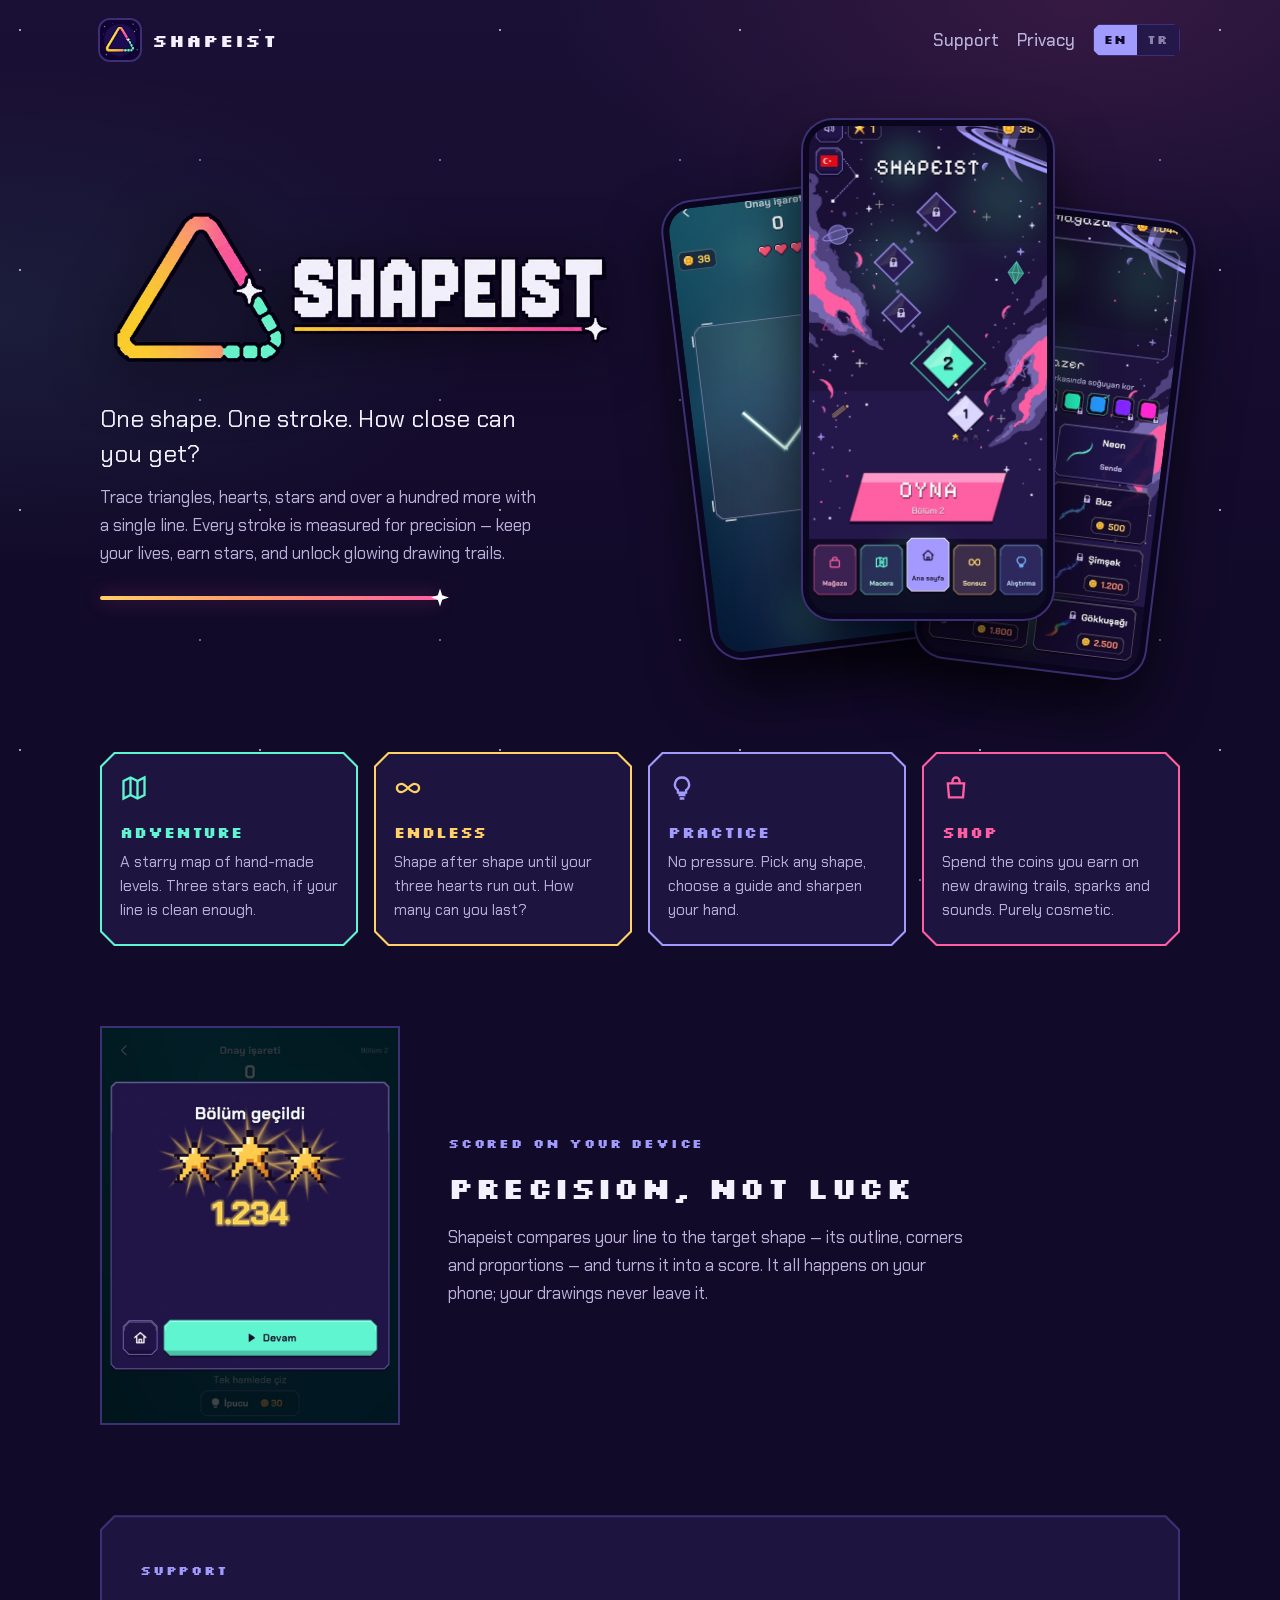
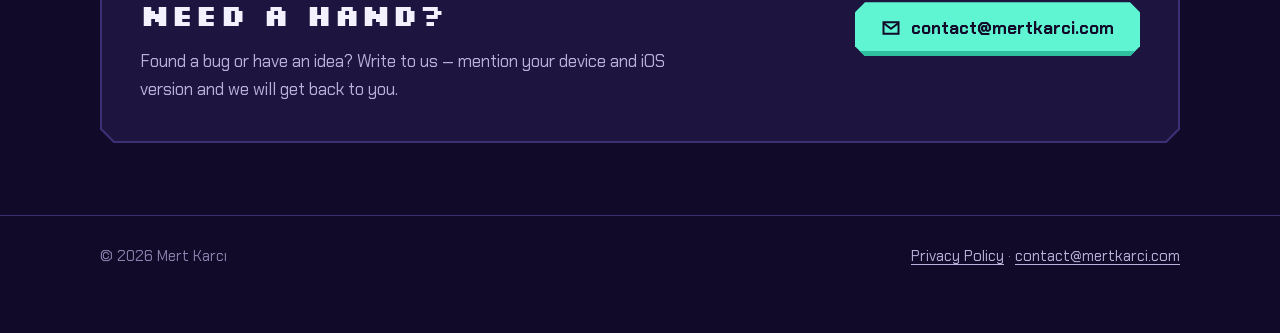
<file: index.html>
<!doctype html>
<html lang="en">
<head>
<meta charset="utf-8">
<meta name="viewport" content="width=device-width, initial-scale=1">
<title>Mert Karcı</title>
<meta http-equiv="refresh" content="0; url=/shapeist/">
<link rel="canonical" href="https://mertkarci.com/shapeist/">
<style>body{margin:0;background:#120a29;color:#f4f1ff;font:16px/1.6 system-ui,sans-serif;display:grid;place-items:center;min-height:100vh}a{color:#5ff5d2}</style>
</head>
<body><p><a href="/shapeist/">Shapeist</a></p></body>
</html>
</file>
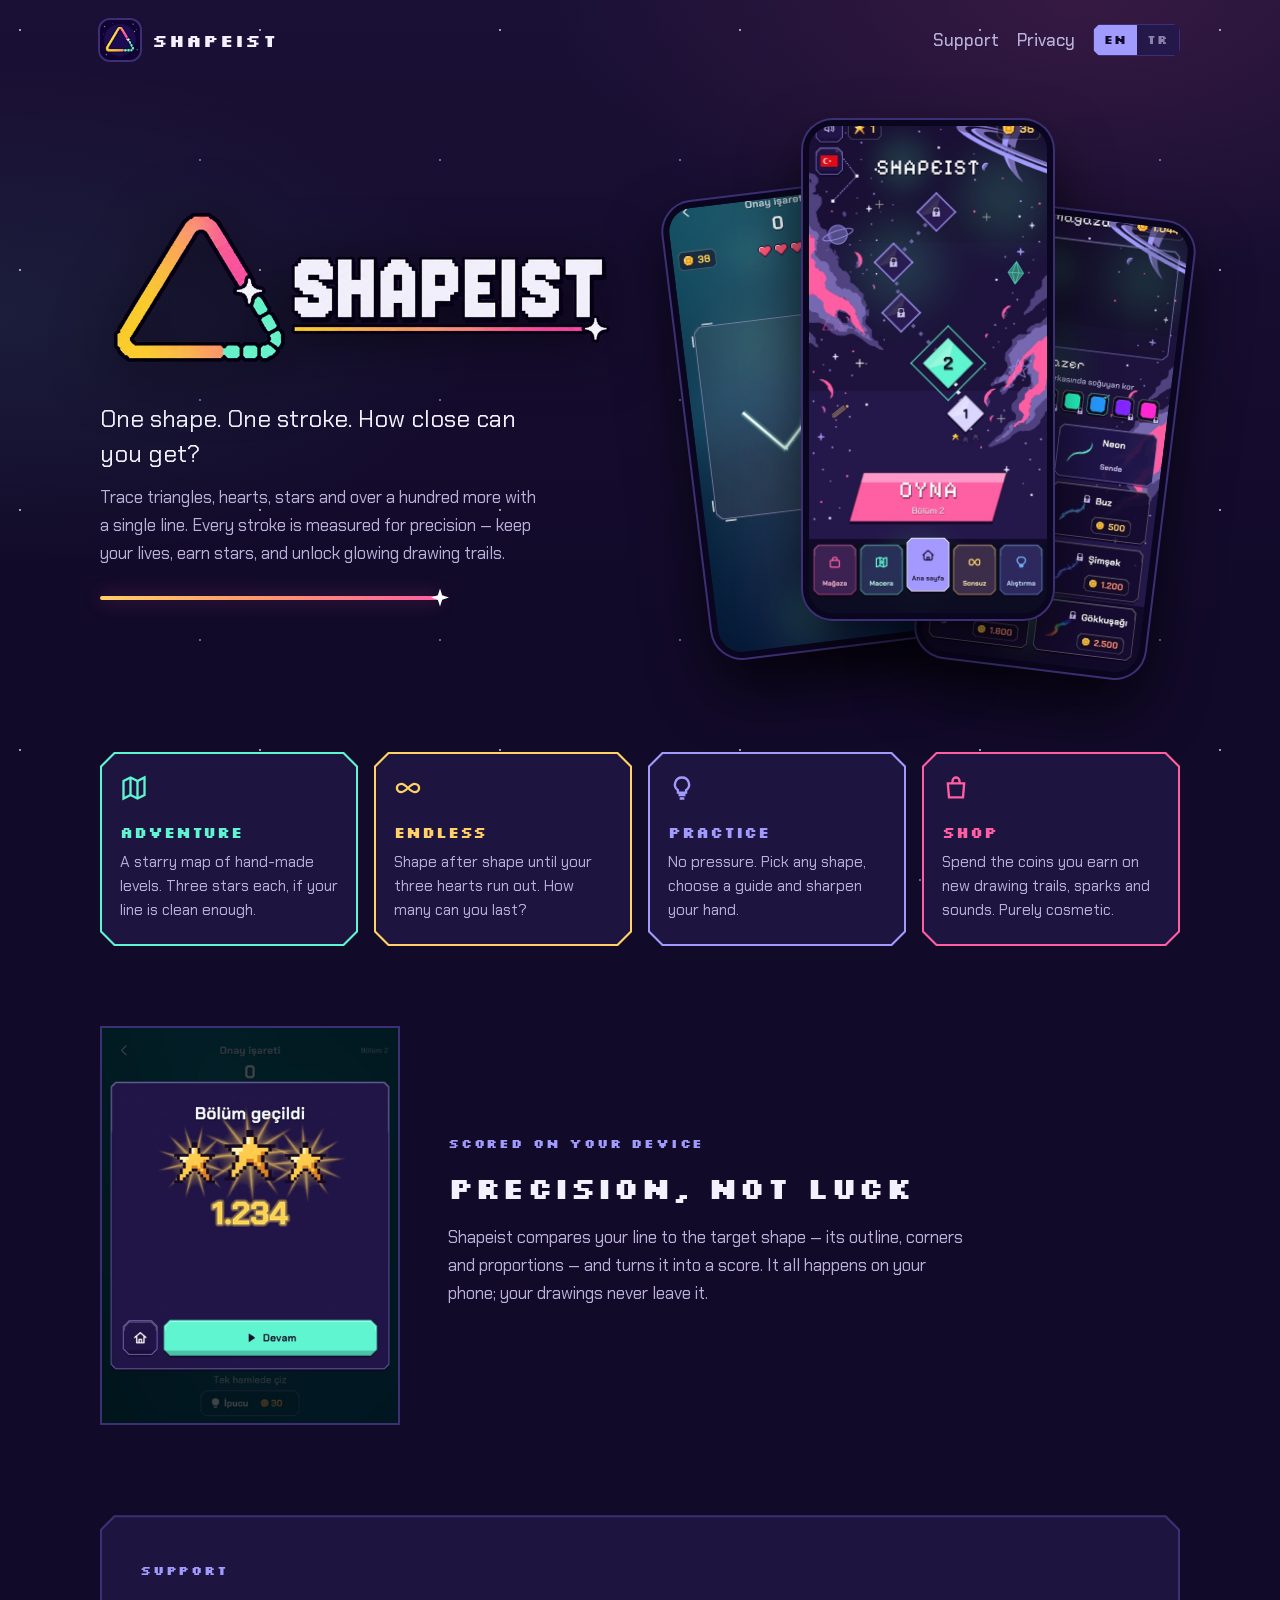
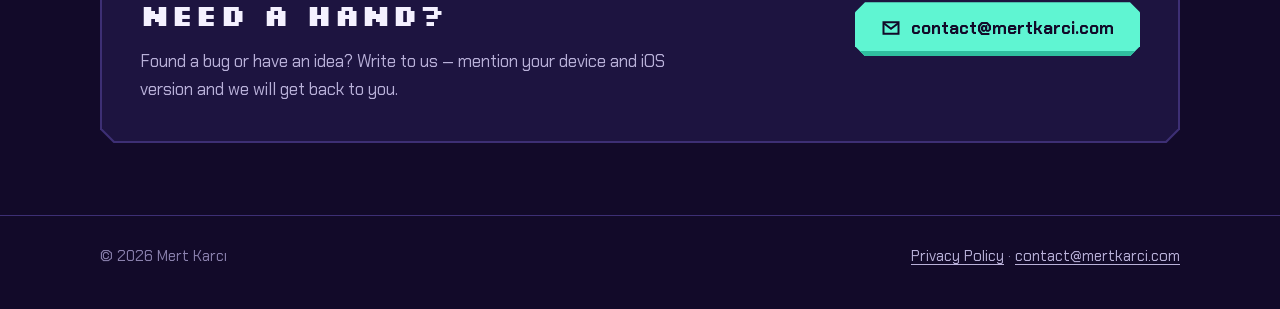
<file: shapeist/index.html>
<!doctype html>
<html lang="en" data-lang="en">
<head>
<meta charset="utf-8">
<meta name="viewport" content="width=device-width, initial-scale=1">
<title>Shapeist — draw it in one stroke</title>
<meta name="description" content="Shapeist is a drawing game: trace each shape in one stroke and chase a perfect score. Adventure, Endless and Practice modes.">
<meta property="og:title" content="Shapeist">
<meta property="og:description" content="Draw each shape in one stroke. How close can you get?">
<meta property="og:image" content="https://mertkarci.com/shapeist/assets/icon.png">
<meta name="theme-color" content="#1a1035">
<link rel="icon" type="image/png" href="assets/favicon.png">
<link rel="apple-touch-icon" href="assets/apple-touch-icon.png">
<link rel="preconnect" href="https://fonts.googleapis.com">
<link rel="preconnect" href="https://fonts.gstatic.com" crossorigin>
<link href="https://fonts.googleapis.com/css2?family=Chakra+Petch:wght@400;500;600;700&family=Silkscreen:wght@400;700&display=swap" rel="stylesheet">
<link rel="stylesheet" href="assets/site.css">
<script src="assets/lang.js"></script>
</head>
<body>
<header class="wrap top">
  <a class="brand" href="./"><img src="assets/icon.png" alt="" width="40" height="40"><span>SHAPEIST</span></a>
  <nav aria-label="Main">
    <a class="hide-sm" href="#support"><span lang="en">Support</span><span lang="tr">Destek</span></a>
    <a href="privacy.html"><span lang="en">Privacy</span><span lang="tr">Gizlilik</span></a>
    <div class="lang" role="group" aria-label="Language"><button type="button" data-set="en">EN</button><button type="button" data-set="tr">TR</button></div>
  </nav>
</header>

<main>
  <section class="wrap hero">
    <div>
      <h1><img src="assets/logo.png" alt="Shapeist" width="810" height="270"></h1>
      <p class="lead" lang="en">One shape. One stroke. How close can you get?</p>
      <p class="lead" lang="tr">Tek şekil. Tek çizgi. Ne kadar yaklaşabilirsin?</p>
      <p class="sub" lang="en">Trace triangles, hearts, stars and over a hundred more with a single line. Every stroke is measured for precision — keep your lives, earn stars, and unlock glowing drawing trails.</p>
      <p class="sub" lang="tr">Üçgen, kalp, yıldız ve yüzden fazla şekli tek çizgiyle çiz. Her çizginin isabeti ölçülür — canlarını koru, yıldız topla, parlayan çizim efektlerinin kilidini aç.</p>
      <div class="stroke" aria-hidden="true"></div>
    </div>
    <div class="phones" aria-hidden="true">
      <div class="phone a"><img src="assets/game.jpg" alt="" width="501" height="1000" loading="lazy"></div>
      <div class="phone b"><img src="assets/home.jpg" alt="" width="501" height="1000"></div>
      <div class="phone c"><img src="assets/shop.jpg" alt="" width="501" height="1000" loading="lazy"></div>
    </div>
  </section>

  <section class="wrap modes" aria-label="Game modes">
    <article class="panel mode" style="--c: var(--mint)">
      <svg class="ico" viewBox="0 0 24 24" fill="none" stroke="currentColor" stroke-width="2" aria-hidden="true"><path d="M3 6l6-3 6 3 6-3v15l-6 3-6-3-6 3z"/><path d="M9 3v15M15 6v15"/></svg>
      <h3 lang="en">ADVENTURE</h3><h3 lang="tr">MACERA</h3>
      <p lang="en">A starry map of hand-made levels. Three stars each, if your line is clean enough.</p>
      <p lang="tr">Yıldızlı bir haritada el yapımı bölümler. Çizgin temizse her birinde üç yıldız.</p>
    </article>
    <article class="panel mode" style="--c: var(--gold)">
      <svg class="ico" viewBox="0 0 24 24" fill="none" stroke="currentColor" stroke-width="2" aria-hidden="true"><path d="M6.5 8.5c-2.5 0-4 1.6-4 3.5s1.5 3.5 4 3.5c3.5 0 7.5-7 11-7 2.5 0 4 1.6 4 3.5s-1.5 3.5-4 3.5c-3.5 0-7.5-7-11-7z"/></svg>
      <h3 lang="en">ENDLESS</h3><h3 lang="tr">SONSUZ</h3>
      <p lang="en">Shape after shape until your three hearts run out. How many can you last?</p>
      <p lang="tr">Üç canın bitene kadar şekil şekil devam. Kaç şekil dayanabilirsin?</p>
    </article>
    <article class="panel mode" style="--c: var(--lavender)">
      <svg class="ico" viewBox="0 0 24 24" fill="none" stroke="currentColor" stroke-width="2" aria-hidden="true"><path d="M9 18h6M10 21h4M12 3a6 6 0 0 0-3.5 10.9V16h7v-2.1A6 6 0 0 0 12 3z"/></svg>
      <h3 lang="en">PRACTICE</h3><h3 lang="tr">ALIŞTIRMA</h3>
      <p lang="en">No pressure. Pick any shape, choose a guide and sharpen your hand.</p>
      <p lang="tr">Baskı yok. İstediğin şekli seç, rehberini belirle, elini alıştır.</p>
    </article>
    <article class="panel mode" style="--c: var(--pink)">
      <svg class="ico" viewBox="0 0 24 24" fill="none" stroke="currentColor" stroke-width="2" aria-hidden="true"><path d="M5 8h14l-1 12H6z"/><path d="M9 8V6a3 3 0 0 1 6 0v2"/></svg>
      <h3 lang="en">SHOP</h3><h3 lang="tr">MAĞAZA</h3>
      <p lang="en">Spend the coins you earn on new drawing trails, sparks and sounds. Purely cosmetic.</p>
      <p lang="tr">Kazandığın jetonlarla yeni çizim izleri, kıvılcımlar ve sesler al. Sadece görünüm.</p>
    </article>
  </section>

  <section class="wrap result">
    <img src="assets/result.jpg" alt="Shapeist result screen with three gold stars and a score of 1,234" width="749" height="1000" loading="lazy">
    <div>
      <span class="eyebrow" lang="en">Scored on your device</span>
      <span class="eyebrow" lang="tr">Cihazında puanlanır</span>
      <h2 lang="en">Precision, not luck</h2>
      <h2 lang="tr">Şans değil, isabet</h2>
      <p lang="en">Shapeist compares your line to the target shape — its outline, corners and proportions — and turns it into a score. It all happens on your phone; your drawings never leave it.</p>
      <p lang="tr">Shapeist çizgini hedef şekille karşılaştırır — hatları, köşeleri, oranları — ve bir puana çevirir. Hepsi telefonunda olur; çizimlerin hiçbir yere gönderilmez.</p>
    </div>
  </section>

  <section class="wrap" id="support">
    <div class="panel support">
      <div>
        <span class="eyebrow" lang="en">Support</span>
        <span class="eyebrow" lang="tr">Destek</span>
        <h2 lang="en">Need a hand?</h2>
        <h2 lang="tr">Yardım mı lazım?</h2>
        <p lang="en">Found a bug or have an idea? Write to us — mention your device and iOS version and we will get back to you.</p>
        <p lang="tr">Bir hata mı buldun ya da bir fikrin mi var? Bize yaz — cihazını ve iOS sürümünü belirt, sana dönelim.</p>
      </div>
      <a class="btn" href="mailto:contact@mertkarci.com?subject=Shapeist">
        <svg width="20" height="20" viewBox="0 0 24 24" fill="none" stroke="currentColor" stroke-width="2.4" aria-hidden="true"><path d="M3 5h18v14H3z"/><path d="M3 6l9 7 9-7"/></svg>
        contact@mertkarci.com
      </a>
    </div>
  </section>
</main>

<footer>
  <div class="wrap">
    <span>© 2026 Mert Karcı</span>
    <span><a href="privacy.html"><span lang="en">Privacy Policy</span><span lang="tr">Gizlilik Politikası</span></a> · <a href="mailto:contact@mertkarci.com">contact@mertkarci.com</a></span>
  </div>
</footer>
</body>
</html>
</file>
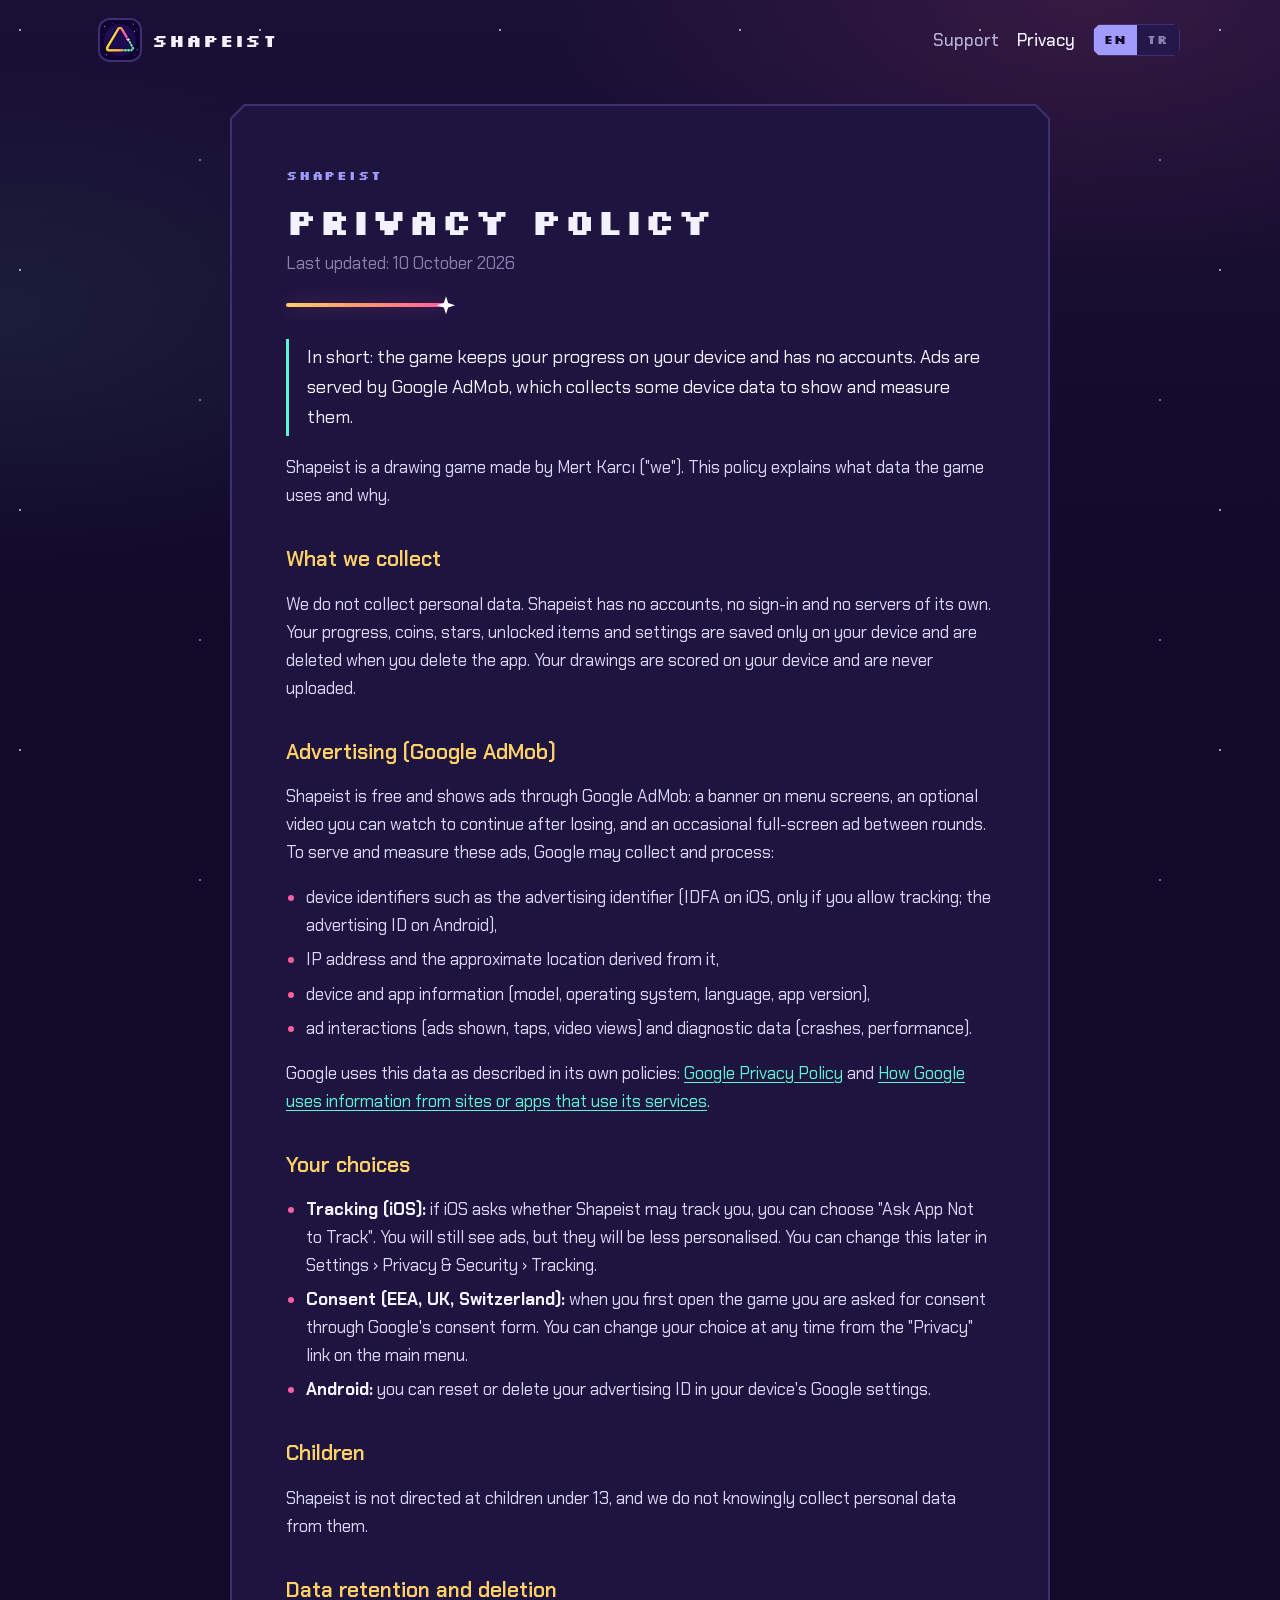
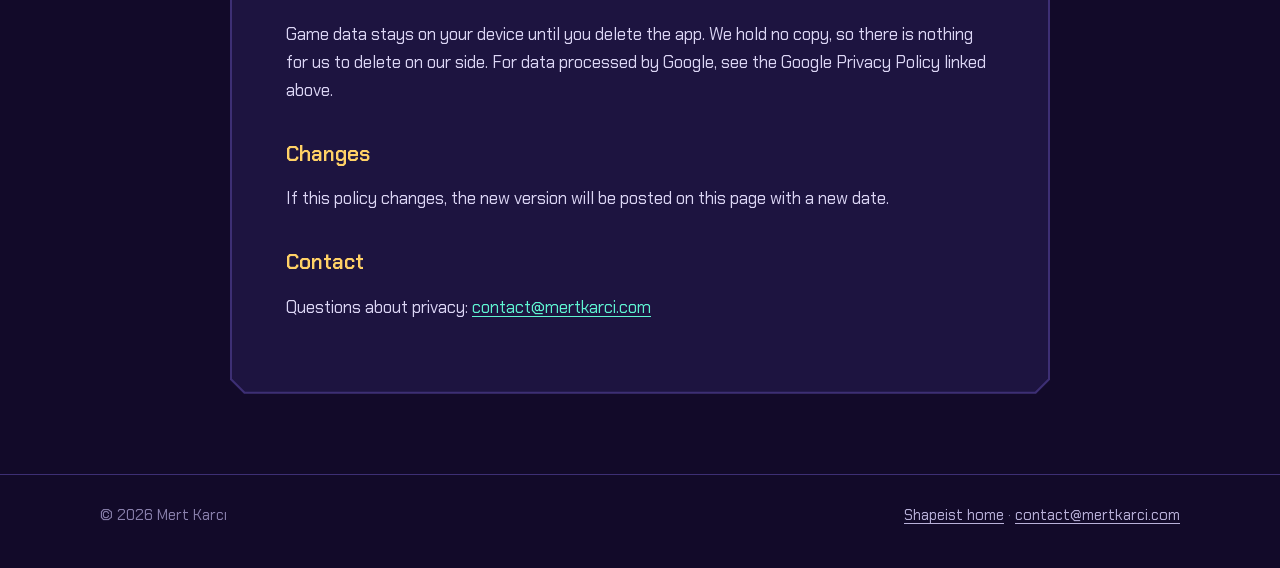
<file: shapeist/privacy.html>
<!doctype html>
<html lang="en" data-lang="en">
<head>
<meta charset="utf-8">
<meta name="viewport" content="width=device-width, initial-scale=1">
<title>Shapeist Privacy Policy</title>
<meta name="description" content="What data the Shapeist game uses and why.">
<meta name="theme-color" content="#1a1035">
<link rel="icon" type="image/png" href="assets/favicon.png">
<link rel="apple-touch-icon" href="assets/apple-touch-icon.png">
<link rel="preconnect" href="https://fonts.googleapis.com">
<link rel="preconnect" href="https://fonts.gstatic.com" crossorigin>
<link href="https://fonts.googleapis.com/css2?family=Chakra+Petch:wght@400;500;600;700&family=Silkscreen:wght@400;700&display=swap" rel="stylesheet">
<link rel="stylesheet" href="assets/site.css">
<script src="assets/lang.js"></script>
</head>
<body>
<header class="wrap top">
  <a class="brand" href="./"><img src="assets/icon.png" alt="" width="40" height="40"><span>SHAPEIST</span></a>
  <nav aria-label="Main">
    <a class="hide-sm" href="./#support"><span lang="en">Support</span><span lang="tr">Destek</span></a>
    <a href="privacy.html" aria-current="page"><span lang="en">Privacy</span><span lang="tr">Gizlilik</span></a>
    <div class="lang" role="group" aria-label="Language"><button type="button" data-set="en">EN</button><button type="button" data-set="tr">TR</button></div>
  </nav>
</header>

<main class="wrap doc">
  <article class="panel" lang="en">
    <span class="eyebrow">Shapeist</span>
    <h1>Privacy Policy</h1>
    <p class="meta">Last updated: 10 October 2026</p>
    <div class="stroke" aria-hidden="true"></div>

    <p class="summary">In short: the game keeps your progress on your device and has no accounts. Ads are served by Google AdMob, which collects some device data to show and measure them.</p>

    <p>Shapeist is a drawing game made by Mert Karcı ("we"). This policy explains what data the game uses and why.</p>

    <h2>What we collect</h2>
    <p>We do not collect personal data. Shapeist has no accounts, no sign-in and no servers of its own. Your progress,
      coins, stars, unlocked items and settings are saved only on your device and are deleted when you delete the app.
      Your drawings are scored on your device and are never uploaded.</p>

    <h2>Advertising (Google AdMob)</h2>
    <p>Shapeist is free and shows ads through Google AdMob: a banner on menu screens, an optional video you can watch
      to continue after losing, and an occasional full-screen ad between rounds. To serve and measure these ads, Google
      may collect and process:</p>
    <ul>
      <li>device identifiers such as the advertising identifier (IDFA on iOS, only if you allow tracking; the
        advertising ID on Android),</li>
      <li>IP address and the approximate location derived from it,</li>
      <li>device and app information (model, operating system, language, app version),</li>
      <li>ad interactions (ads shown, taps, video views) and diagnostic data (crashes, performance).</li>
    </ul>
    <p>Google uses this data as described in its own policies:
      <a href="https://policies.google.com/privacy">Google Privacy Policy</a> and
      <a href="https://policies.google.com/technologies/partner-sites">How Google uses information from sites or apps
      that use its services</a>.</p>

    <h2>Your choices</h2>
    <ul>
      <li><strong>Tracking (iOS):</strong> if iOS asks whether Shapeist may track you, you can choose "Ask App Not to
        Track". You will still see ads, but they will be less personalised. You can change this later in
        Settings › Privacy &amp; Security › Tracking.</li>
      <li><strong>Consent (EEA, UK, Switzerland):</strong> when you first open the game you are asked for consent
        through Google's consent form. You can change your choice at any time from the "Privacy" link on the main
        menu.</li>
      <li><strong>Android:</strong> you can reset or delete your advertising ID in your device's Google settings.</li>
    </ul>

    <h2>Children</h2>
    <p>Shapeist is not directed at children under 13, and we do not knowingly collect personal data from them.</p>

    <h2>Data retention and deletion</h2>
    <p>Game data stays on your device until you delete the app. We hold no copy, so there is nothing for us to delete
      on our side. For data processed by Google, see the Google Privacy Policy linked above.</p>

    <h2>Changes</h2>
    <p>If this policy changes, the new version will be posted on this page with a new date.</p>

    <h2>Contact</h2>
    <p>Questions about privacy: <a href="mailto:contact@mertkarci.com">contact@mertkarci.com</a></p>
  </article>

  <article class="panel" lang="tr">
    <span class="eyebrow">Shapeist</span>
    <h1>Gizlilik Politikası</h1>
    <p class="meta">Son güncelleme: 10 Ekim 2026</p>
    <div class="stroke" aria-hidden="true"></div>

    <p class="summary">Kısaca: oyun ilerlemeni cihazında tutar, hesap yoktur. Reklamları Google AdMob gösterir; bunları sunmak ve ölçmek için bazı cihaz verilerini toplar.</p>

    <p>Shapeist, Mert Karcı ("biz") tarafından geliştirilen bir çizim oyunudur. Bu politika oyunun hangi verileri
      neden kullandığını açıklar.</p>

    <h2>Topladığımız veriler</h2>
    <p>Kişisel veri toplamıyoruz. Shapeist'te hesap, giriş ya da bize ait bir sunucu yoktur. İlerlemen, jetonların,
      yıldızların, açtığın öğeler ve ayarların yalnızca cihazında saklanır ve uygulamayı sildiğinde silinir.
      Çizimlerin cihazında puanlanır, hiçbir yere gönderilmez.</p>

    <h2>Reklamlar (Google AdMob)</h2>
    <p>Shapeist ücretsizdir ve Google AdMob üzerinden reklam gösterir: menü ekranlarında bir banner, kaybettikten sonra
      devam etmek için isteğe bağlı izlenen bir video ve turlar arasında zaman zaman tam ekran reklam. Google bu
      reklamları sunmak ve ölçmek için şunları toplayıp işleyebilir:</p>
    <ul>
      <li>reklam kimliği gibi cihaz tanımlayıcıları (iOS'ta IDFA yalnızca takibe izin verirsen; Android'de reklam
        kimliği),</li>
      <li>IP adresi ve buradan çıkarılan yaklaşık konum,</li>
      <li>cihaz ve uygulama bilgileri (model, işletim sistemi, dil, uygulama sürümü),</li>
      <li>reklam etkileşimleri (gösterilen reklamlar, dokunmalar, video izlemeleri) ve tanılama verileri (çökmeler,
        performans).</li>
    </ul>
    <p>Google bu verileri kendi politikalarına göre kullanır:
      <a href="https://policies.google.com/privacy?hl=tr">Google Gizlilik Politikası</a> ve
      <a href="https://policies.google.com/technologies/partner-sites?hl=tr">Google'ın, hizmetlerini kullanan site veya
      uygulamalardan aldığı bilgileri nasıl kullandığı</a>.</p>

    <h2>Seçimlerin</h2>
    <ul>
      <li><strong>Takip (iOS):</strong> iOS, Shapeist'in seni takip edip edemeyeceğini sorarsa "Uygulamadan takip
        etmemesini iste" seçeneğini seçebilirsin. Reklam görmeye devam edersin ama reklamlar sana daha az
        kişiselleştirilir. Bunu daha sonra Ayarlar › Gizlilik ve Güvenlik › Takip bölümünden değiştirebilirsin.</li>
      <li><strong>Onay (AEA, Birleşik Krallık, İsviçre):</strong> oyunu ilk açtığında Google'ın onay formuyla iznin
        istenir. Seçimini istediğin zaman ana menüdeki "Gizlilik" bağlantısından değiştirebilirsin.</li>
      <li><strong>Android:</strong> reklam kimliğini cihazının Google ayarlarından sıfırlayabilir veya silebilirsin.</li>
    </ul>

    <h2>Çocuklar</h2>
    <p>Shapeist 13 yaşından küçük çocuklara yönelik değildir ve onlardan bilerek kişisel veri toplamayız.</p>

    <h2>Saklama ve silme</h2>
    <p>Oyun verileri, uygulamayı silene kadar cihazında kalır. Bizde kopyası yoktur, bu yüzden bizim tarafımızda
      silinecek bir şey yoktur. Google'ın işlediği veriler için yukarıdaki Google Gizlilik Politikası'na bak.</p>

    <h2>Değişiklikler</h2>
    <p>Bu politika değişirse yeni sürüm bu sayfada yeni tarihle yayımlanır.</p>

    <h2>İletişim</h2>
    <p>Gizlilikle ilgili sorular: <a href="mailto:contact@mertkarci.com">contact@mertkarci.com</a></p>
  </article>
</main>

<footer>
  <div class="wrap">
    <span>© 2026 Mert Karcı</span>
    <span><a href="./"><span lang="en">Shapeist home</span><span lang="tr">Shapeist ana sayfa</span></a> · <a href="mailto:contact@mertkarci.com">contact@mertkarci.com</a></span>
  </div>
</footer>
</body>
</html>
</file>
<file: shapeist/assets/site.css>
/* Shapeist web pages — palette and shapes from the game (Docs/GameDesign/STORE_BRANDING.md). */
:root {
  --night: #120a29;
  --violet: #1a1035;
  --indigo: #24184a;
  --line: #3d2f74;
  --lavender: #a29bfe;
  --pink: #ff5fa2;
  --mint: #5ff5d2;
  --gold: #ffd166;
  --ink: #f4f1ff;
  --muted: #b9b1d9;
  --dim: #8a81ad;
  --stroke: linear-gradient(90deg, var(--gold), #ff9a6b 45%, var(--pink));
  --chamfer: 14px;
  --pixel: "Silkscreen", ui-monospace, monospace;
  --body: "Chakra Petch", system-ui, -apple-system, "Segoe UI", sans-serif;
  color-scheme: dark;
}

* { box-sizing: border-box; }

html { background: var(--night); }

body {
  margin: 0;
  min-height: 100vh;
  color: var(--ink);
  font: 400 17px/1.65 var(--body);
  background-color: var(--night);
  background-image:
    radial-gradient(1.5px 1.5px at 20px 30px, #fff9 50%, transparent 51%),
    radial-gradient(1px 1px at 120px 80px, #fff7 50%, transparent 51%),
    radial-gradient(2px 2px at 200px 160px, #a29bfe99 50%, transparent 51%),
    radial-gradient(1px 1px at 60px 210px, #ff5fa299 50%, transparent 51%),
    radial-gradient(60% 45% at 85% 0%, #ff5fa21f, transparent 70%),
    radial-gradient(55% 40% at 0% 35%, #5ff5d212, transparent 70%),
    linear-gradient(180deg, var(--violet), var(--night) 70%);
  background-size: 240px 240px, 240px 240px, 240px 240px, 240px 240px, 100% 100%, 100% 100%, 100% 100%;
  background-attachment: fixed;
  -webkit-font-smoothing: antialiased;
}

a { color: var(--mint); text-underline-offset: 3px; }
a:hover { color: var(--gold); }
:focus-visible { outline: 2px solid var(--gold); outline-offset: 3px; }

.wrap { width: min(1080px, 100% - 32px); margin-inline: auto; }

/* ---------- language switch (html[data-lang]) ---------- */
html[data-lang="en"] [lang="tr"]:not(html),
html[data-lang="tr"] [lang="en"]:not(html) { display: none !important; }

/* ---------- header ---------- */
.top {
  display: flex; align-items: center; justify-content: space-between; gap: 16px;
  padding: 20px 0;
}
.brand { display: flex; align-items: center; gap: 12px; text-decoration: none; color: var(--ink); }
.brand img { width: 40px; height: 40px; border-radius: 10px; box-shadow: 0 0 0 2px var(--line); }
.brand span { font: 700 18px/1 var(--pixel); letter-spacing: 0.06em; }
/* Pixel type: always uppercase so Turkish i/ı map to İ/I through the element's lang (the font has no lowercase ı). */
.eyebrow, .mode h3, .result h2, .support h2, .doc h1 { text-transform: uppercase; }
.top nav { display: flex; align-items: center; gap: 18px; font-weight: 500; }
.top nav a { color: var(--muted); text-decoration: none; }
.top nav a:hover, .top nav a[aria-current="page"] { color: var(--ink); }

.lang {
  display: inline-flex; border: 1px solid var(--line); background: var(--indigo);
  clip-path: polygon(6px 0, calc(100% - 6px) 0, 100% 6px, 100% calc(100% - 6px), calc(100% - 6px) 100%, 6px 100%, 0 calc(100% - 6px), 0 6px);
}
.lang button {
  font: 700 12px/1 var(--pixel); letter-spacing: 0.08em; color: var(--dim);
  background: none; border: 0; padding: 9px 10px; cursor: pointer;
}
html[data-lang="en"] .lang [data-set="en"],
html[data-lang="tr"] .lang [data-set="tr"] { color: var(--night); background: var(--lavender); }

/* ---------- shared pieces ---------- */
.stroke {
  position: relative; height: 4px; border-radius: 2px; background: var(--stroke);
  box-shadow: 0 0 18px #ff5fa266;
}
.stroke::after { /* the white 4-point spark at the free end */
  content: ""; position: absolute; right: -9px; top: 50%; width: 18px; height: 18px; translate: 0 -50%;
  background: #fff;
  clip-path: polygon(50% 0, 62% 38%, 100% 50%, 62% 62%, 50% 100%, 38% 62%, 0 50%, 38% 38%);
  filter: drop-shadow(0 0 6px #fff);
}

.panel { /* chamfered card: the outer shape is the border colour, ::before is the inset fill */
  --bw: 2px;
  position: relative; isolation: isolate; background: var(--bc, var(--line));
  clip-path: polygon(var(--chamfer) 0, calc(100% - var(--chamfer)) 0, 100% var(--chamfer),
    100% calc(100% - var(--chamfer)), calc(100% - var(--chamfer)) 100%, var(--chamfer) 100%,
    0 calc(100% - var(--chamfer)), 0 var(--chamfer));
}
.panel::before {
  content: ""; position: absolute; inset: var(--bw); z-index: -1; background: #1d1440;
  clip-path: polygon(calc(var(--chamfer) - 1px) 0, calc(100% - var(--chamfer) + 1px) 0, 100% calc(var(--chamfer) - 1px),
    100% calc(100% - var(--chamfer) + 1px), calc(100% - var(--chamfer) + 1px) 100%, calc(var(--chamfer) - 1px) 100%,
    0 calc(100% - var(--chamfer) + 1px), 0 calc(var(--chamfer) - 1px));
}

.btn {
  display: inline-flex; align-items: center; gap: 10px;
  font: 700 17px/1 var(--body); text-decoration: none;
  color: var(--night); background: var(--mint);
  padding: 16px 26px 18px; box-shadow: inset 0 -5px 0 #2fbf9f;
  clip-path: polygon(10px 0, calc(100% - 10px) 0, 100% 10px, 100% calc(100% - 10px), calc(100% - 10px) 100%, 10px 100%, 0 calc(100% - 10px), 0 10px);
  transition: transform 120ms ease, filter 120ms ease;
}
.btn:hover { color: var(--night); filter: brightness(1.08); transform: translateY(-2px); }
.btn:active { transform: translateY(1px); box-shadow: inset 0 -2px 0 #2fbf9f; }

.eyebrow { font: 700 13px/1 var(--pixel); letter-spacing: 0.14em; color: var(--lavender); text-transform: uppercase; }

/* ---------- landing ---------- */
.hero { display: grid; grid-template-columns: 1.05fr 1fr; align-items: center; gap: 48px; padding: 40px 0 72px; }
.hero h1 { margin: 0; }
.hero h1 img { width: min(520px, 100%); height: auto; display: block; filter: drop-shadow(0 10px 30px #0008); }
.hero .lead { font-size: clamp(20px, 2.4vw, 24px); line-height: 1.45; color: var(--ink); margin: 28px 0 12px; max-width: 30ch; }
.hero .sub { color: var(--muted); margin: 0 0 28px; max-width: 44ch; }
.hero .stroke { width: min(340px, 80%); margin: 0; }

.phones { position: relative; height: 560px; }
.phone {
  position: absolute; width: 230px; aspect-ratio: 501 / 1000; border-radius: 30px; overflow: hidden;
  border: 6px solid #0b0620; box-shadow: 0 0 0 2px var(--line), 0 30px 60px #000a;
  background: var(--night);
}
.phone img { width: 100%; height: 100%; object-fit: cover; display: block; }
.phone.a { left: 2%; top: 70px; rotate: -7deg; }
.phone.b { left: 50%; top: 0; translate: -50% 0; z-index: 2; width: 250px; }
.phone.c { right: 2%; top: 90px; rotate: 7deg; }

.modes { display: grid; grid-template-columns: repeat(4, 1fr); gap: 16px; padding-bottom: 80px; }
.mode { padding: 22px 20px 24px; --bc: var(--c); }
.mode h3 { margin: 0 0 8px; font: 700 15px/1.2 var(--pixel); letter-spacing: 0.06em; color: var(--c); }
.mode p { margin: 0; color: var(--muted); font-size: 15.5px; line-height: 1.55; }
.mode .ico { width: 28px; height: 28px; margin-bottom: 14px; color: var(--c); }

.result { display: grid; grid-template-columns: 300px 1fr; gap: 48px; align-items: center; padding-bottom: 90px; }
.result img { width: 100%; height: auto; display: block; border: 2px solid var(--line); }
.result h2, .support h2 { font: 700 clamp(22px, 3vw, 30px)/1.2 var(--pixel); letter-spacing: 0.04em; margin: 14px 0 14px; }
.result p { color: var(--muted); max-width: 52ch; }

.support { padding: 40px; margin-bottom: 72px; display: grid; grid-template-columns: 1fr auto; gap: 24px 40px; align-items: center; }
.support p { margin: 0; color: var(--muted); max-width: 56ch; }

/* ---------- document pages (privacy) ---------- */
.doc { padding: 24px 0 80px; }
.doc .panel { padding: clamp(24px, 5vw, 56px); max-width: 820px; margin-inline: auto; }
.doc h1 { font: 700 clamp(24px, 4vw, 36px)/1.2 var(--pixel); letter-spacing: 0.03em; margin: 12px 0 6px; }
.doc .meta { color: var(--dim); margin: 0 0 26px; }
.doc .stroke { width: 160px; margin: 0 0 32px; }
.doc h2 { font: 600 21px/1.3 var(--body); color: var(--gold); margin: 36px 0 8px; }
.doc p, .doc li { color: #dcd6f5; }
.doc ul { padding-left: 1.2em; }
.doc li { margin: 6px 0; }
.doc li::marker { color: var(--pink); }
.doc strong { color: var(--ink); }
.summary { border-left: 3px solid var(--mint); padding: 4px 0 4px 18px; margin: 0 0 8px; color: var(--ink) !important; font-size: 18px; }

/* ---------- footer ---------- */
footer { border-top: 1px solid var(--line); padding: 28px 0 40px; color: var(--dim); font-size: 15px; }
footer .wrap { display: flex; flex-wrap: wrap; justify-content: space-between; gap: 12px; }
footer a { color: var(--muted); }

/* ---------- small screens ---------- */
@media (max-width: 900px) {
  .hero { grid-template-columns: 1fr; gap: 24px; padding-top: 16px; }
  .phones { height: 470px; max-width: 520px; width: 100%; margin-inline: auto; }
  .phone { width: 190px; }
  .phone.b { width: 210px; }
  .modes { grid-template-columns: 1fr 1fr; }
  .result { grid-template-columns: 1fr; }
  .result img { max-width: 360px; }
  .support { grid-template-columns: 1fr; padding: 28px; }
}
@media (max-width: 520px) {
  body { font-size: 16px; }
  .top nav .hide-sm { display: none; }
  .top nav { gap: 12px; }
  .phones { height: 380px; }
  .phone { width: 150px; border-width: 4px; border-radius: 22px; }
  .phone.b { width: 170px; }
  .phone.a { left: 0; top: 56px; }
  .phone.c { right: 0; top: 70px; }
  .modes { grid-template-columns: 1fr; }
}
@media (max-width: 400px) { .brand span { display: none; } }
@media (prefers-reduced-motion: reduce) { .btn { transition: none; } }
</file>
